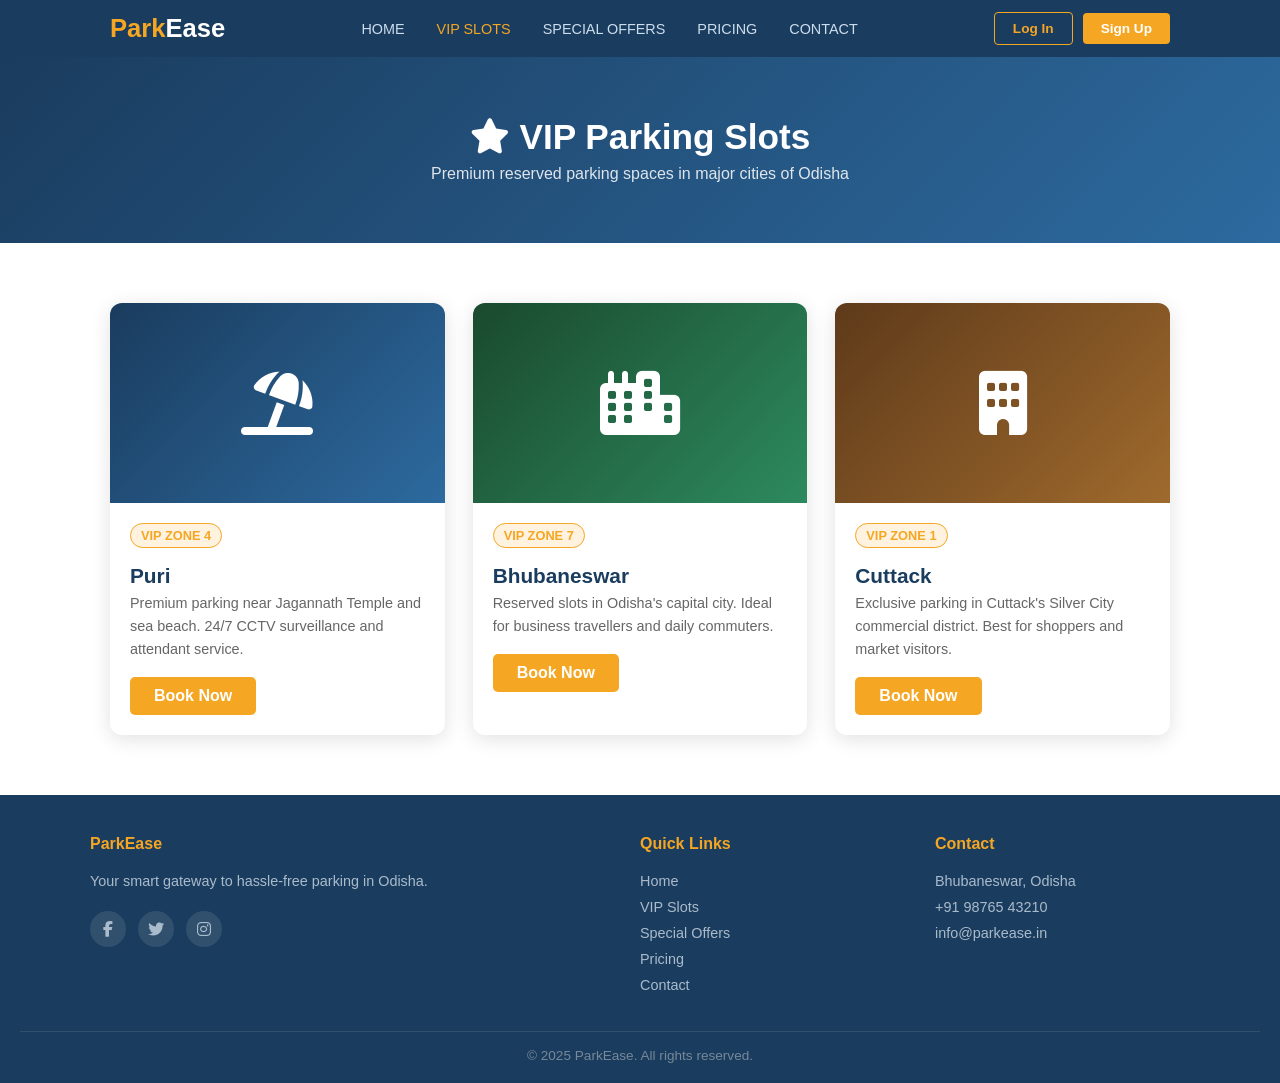
<file: index-1.html>
<!DOCTYPE html><html lang="en"><head><meta charset="utf-8"><meta name="viewport" content="width=device-width,initial-scale=1.0"><title>VIP Slots - ParkEase</title><link rel="stylesheet" href="https://cdnjs.cloudflare.com/ajax/libs/font-awesome/6.4.0/css/all.min.css"><style>*{margin:0;padding:0;box-sizing:border-box;}:root{--primary:#1a3c5e;--accent:#f5a623;--light:#f0f4f8;}body{font-family:'Segoe UI',Arial,sans-serif;color:#333;}nav{background:var(--primary);position:sticky;top:0;z-index:999;}.nav-inner{max-width:1100px;margin:auto;display:flex;align-items:center;justify-content:space-between;padding:0 20px;}.logo{color:var(--accent);font-size:1.6rem;font-weight:800;text-decoration:none;padding:14px 0;}.logo span{color:#fff;}.nav-links{display:flex;list-style:none;}.nav-links a{color:#cde;text-decoration:none;padding:18px 16px;display:block;font-size:.9rem;text-transform:uppercase;}.nav-links a:hover,.nav-links a.active{color:var(--accent);}.nav-actions{display:flex;gap:10px;align-items:center;}.btn-nav{padding:8px 18px;border-radius:4px;text-decoration:none;font-size:.85rem;font-weight:600;}.btn-login{border:1px solid var(--accent);color:var(--accent);}.btn-signup{background:var(--accent);color:#fff;}.page-header{background:linear-gradient(135deg,var(--primary),#2d6a9f);color:#fff;padding:60px 20px;text-align:center;}.page-header h1{font-size:2.2rem;margin-bottom:8px;}.page-header p{opacity:.85;}.vip-grid{max-width:1100px;margin:auto;padding:60px 20px;display:grid;grid-template-columns:repeat(3,1fr);gap:28px;}.vip-card{border-radius:12px;overflow:hidden;box-shadow:0 4px 20px rgba(0,0,0,.12);transition:.25s;background:#fff;}.vip-card:hover{transform:translateY(-5px);}.vip-img{height:200px;display:flex;align-items:center;justify-content:center;font-size:4rem;color:#fff;}.puri-bg{background:linear-gradient(135deg,#1a3c5e,#2d6a9f);}.bbsr-bg{background:linear-gradient(135deg,#1a4a2e,#2d8a5e);}.ctc-bg{background:linear-gradient(135deg,#5e3a1a,#9f6a2d);}.vip-body{padding:20px;}.vip-body h3{color:var(--primary);font-size:1.3rem;margin-bottom:4px;}.vip-zone{color:var(--accent);font-weight:700;margin-bottom:10px;}.vip-body p{color:#666;font-size:.9rem;line-height:1.6;margin-bottom:16px;}.vip-badge{display:inline-block;background:#fff3e0;color:var(--accent);border:1px solid var(--accent);padding:4px 10px;border-radius:20px;font-size:.8rem;font-weight:700;margin-bottom:16px;}.btn-book{display:inline-block;padding:10px 24px;background:var(--accent);color:#fff;border-radius:5px;text-decoration:none;font-weight:700;}.btn-book:hover{background:#d48a10;}footer{background:var(--primary);color:#aac;padding:40px 20px 20px;}.footer-inner{max-width:1100px;margin:auto;display:grid;grid-template-columns:2fr 1fr 1fr;gap:40px;}footer h4{color:var(--accent);margin-bottom:16px;}footer p,footer li{font-size:.9rem;line-height:1.8;color:#abc;}footer ul{list-style:none;}footer a{color:#abc;text-decoration:none;}.footer-socials{display:flex;gap:12px;margin-top:16px;}.footer-socials a{width:36px;height:36px;border-radius:50%;background:rgba(255,255,255,.1);display:flex;align-items:center;justify-content:center;}.footer-bottom{text-align:center;margin-top:32px;padding-top:16px;border-top:1px solid rgba(255,255,255,.1);font-size:.85rem;color:#789;}@media(max-width:768px){.vip-grid,.footer-inner{grid-template-columns:1fr;}.nav-links{display:none;}}</style></head><body><nav><div class="nav-inner"><a class="logo" href="index.html">Park<span>Ease</span></a><ul class="nav-links"><li><a href="index.html">Home</a></li><li><a href="index-1.html" class="active">VIP Slots</a></li><li><a href="index-2.html">Special Offers</a></li><li><a href="index-3.html">Pricing</a></li><li><a href="index-4.html">Contact</a></li></ul><div class="nav-actions"><a href="login.html" class="btn-nav btn-login">Log In</a><a href="signup.html" class="btn-nav btn-signup">Sign Up</a></div></div></nav><div class="page-header"><h1><i class="fa fa-star"></i> VIP Parking Slots</h1><p>Premium reserved parking spaces in major cities of Odisha</p></div><div class="vip-grid"><div class="vip-card"><div class="vip-img puri-bg"><i class="fa fa-umbrella-beach"></i></div><div class="vip-body"><span class="vip-badge">VIP ZONE 4</span><h3>Puri</h3><p>Premium parking near Jagannath Temple and sea beach. 24/7 CCTV surveillance and attendant service.</p><a href="vipform.html" class="btn-book">Book Now</a></div></div><div class="vip-card"><div class="vip-img bbsr-bg"><i class="fa fa-city"></i></div><div class="vip-body"><span class="vip-badge">VIP ZONE 7</span><h3>Bhubaneswar</h3><p>Reserved slots in Odisha's capital city. Ideal for business travellers and daily commuters.</p><a href="vipform.html" class="btn-book">Book Now</a></div></div><div class="vip-card"><div class="vip-img ctc-bg"><i class="fa fa-building"></i></div><div class="vip-body"><span class="vip-badge">VIP ZONE 1</span><h3>Cuttack</h3><p>Exclusive parking in Cuttack's Silver City commercial district. Best for shoppers and market visitors.</p><a href="vipform.html" class="btn-book">Book Now</a></div></div></div><footer><div class="footer-inner"><div><h4>ParkEase</h4><p>Your smart gateway to hassle-free parking in Odisha.</p><div class="footer-socials"><a href="#"><i class="fab fa-facebook-f"></i></a><a href="#"><i class="fab fa-twitter"></i></a><a href="#"><i class="fab fa-instagram"></i></a></div></div><div><h4>Quick Links</h4><ul><li><a href="index.html">Home</a></li><li><a href="index-1.html">VIP Slots</a></li><li><a href="index-2.html">Special Offers</a></li><li><a href="index-3.html">Pricing</a></li><li><a href="index-4.html">Contact</a></li></ul></div><div><h4>Contact</h4><ul><li>Bhubaneswar, Odisha</li><li>+91 98765 43210</li><li>info@parkease.in</li></ul></div></div><div class="footer-bottom">&#169; 2025 ParkEase. All rights reserved.</div></footer></body></html>
</file>
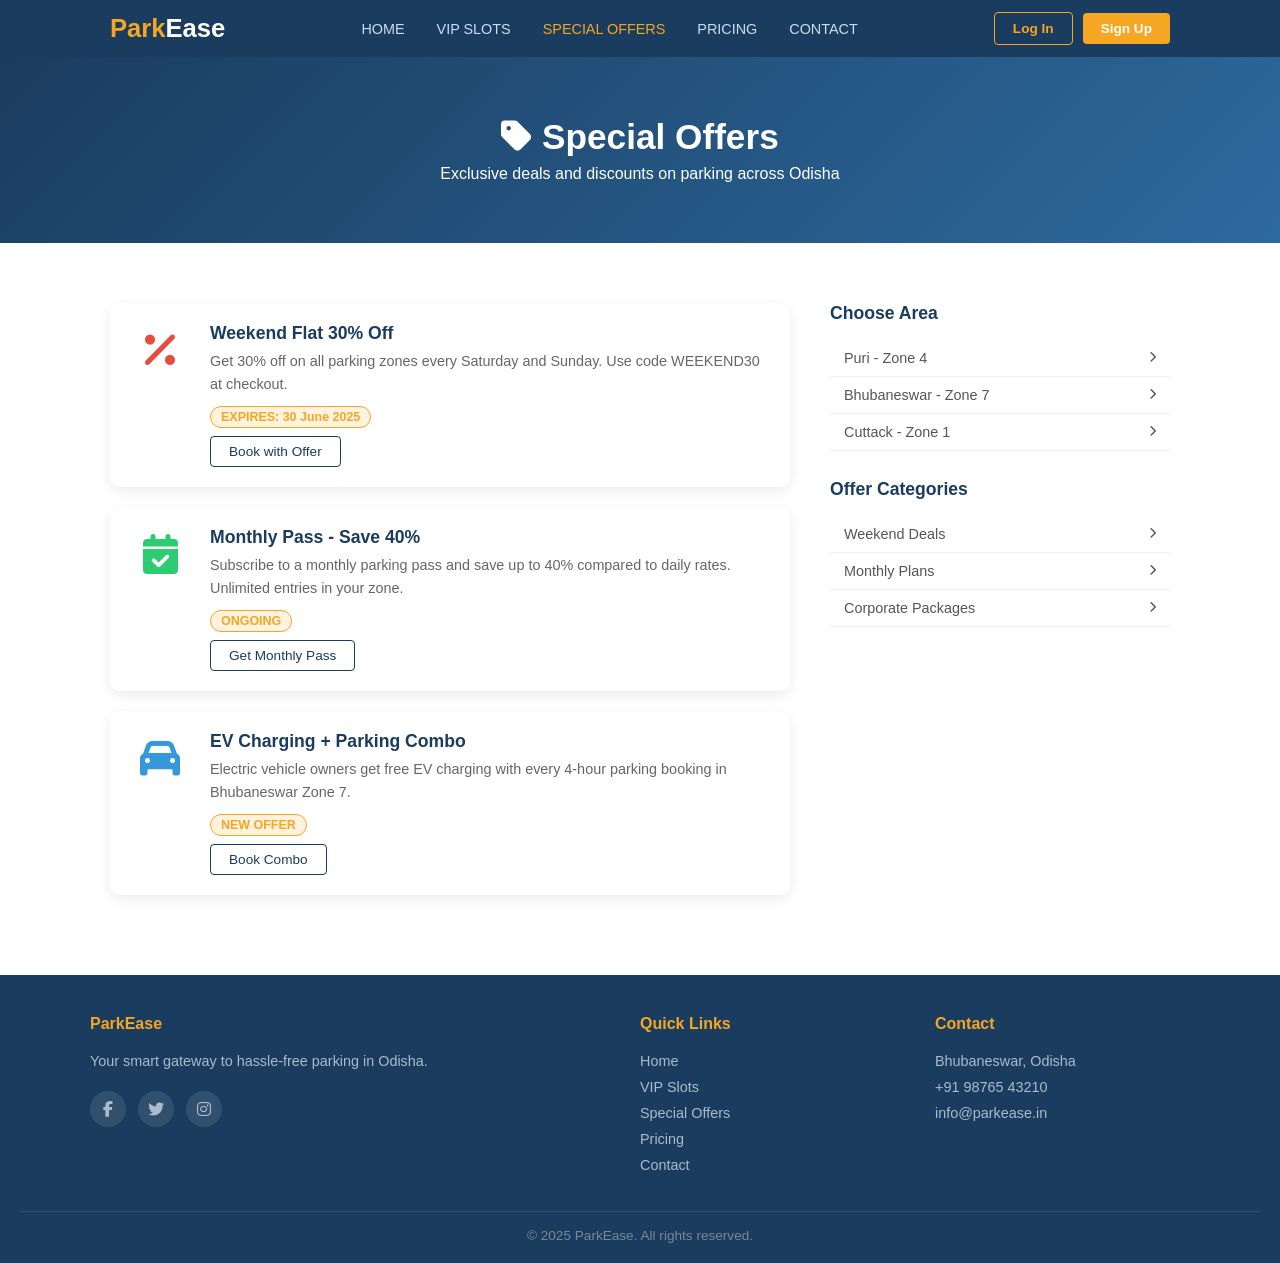
<file: index-2.html>
<!DOCTYPE html><html lang="en"><head><meta charset="utf-8"><meta name="viewport" content="width=device-width,initial-scale=1.0"><title>Special Offers - ParkEase</title><link rel="stylesheet" href="https://cdnjs.cloudflare.com/ajax/libs/font-awesome/6.4.0/css/all.min.css"><style>*{margin:0;padding:0;box-sizing:border-box;}:root{--primary:#1a3c5e;--accent:#f5a623;}body{font-family:'Segoe UI',Arial,sans-serif;color:#333;}nav{background:var(--primary);position:sticky;top:0;z-index:999;}.nav-inner{max-width:1100px;margin:auto;display:flex;align-items:center;justify-content:space-between;padding:0 20px;}.logo{color:var(--accent);font-size:1.6rem;font-weight:800;text-decoration:none;padding:14px 0;}.logo span{color:#fff;}.nav-links{display:flex;list-style:none;}.nav-links a{color:#cde;text-decoration:none;padding:18px 16px;display:block;font-size:.9rem;text-transform:uppercase;}.nav-links a:hover,.nav-links a.active{color:var(--accent);}.nav-actions{display:flex;gap:10px;align-items:center;}.btn-nav{padding:8px 18px;border-radius:4px;text-decoration:none;font-size:.85rem;font-weight:600;}.btn-login{border:1px solid var(--accent);color:var(--accent);}.btn-signup{background:var(--accent);color:#fff;}.page-header{background:linear-gradient(135deg,#1a3c5e,#2d6a9f);color:#fff;padding:60px 20px;text-align:center;}.page-header h1{font-size:2.2rem;margin-bottom:8px;}.offers-wrap{max-width:1100px;margin:auto;padding:60px 20px;display:grid;grid-template-columns:2fr 1fr;gap:40px;}.offer-item{display:flex;gap:20px;background:#fff;border-radius:10px;padding:20px;box-shadow:0 4px 14px rgba(0,0,0,.08);margin-bottom:20px;}.offer-icon{font-size:2.5rem;min-width:60px;text-align:center;padding-top:6px;}.offer-icon.o1{color:#e74c3c;}.offer-icon.o2{color:#2ecc71;}.offer-icon.o3{color:#3498db;}.offer-body h4{color:var(--primary);font-size:1.1rem;margin-bottom:6px;}.offer-body p{color:#666;font-size:.9rem;line-height:1.6;margin-bottom:10px;}.offer-tag{display:inline-block;background:#fff3e0;color:var(--accent);border:1px solid var(--accent);padding:3px 10px;border-radius:20px;font-size:.78rem;font-weight:700;}.btn-learn{display:inline-block;margin-top:8px;padding:7px 18px;border:1px solid var(--primary);color:var(--primary);border-radius:4px;text-decoration:none;font-size:.85rem;}.btn-learn:hover{background:var(--primary);color:#fff;}.sidebar h3{color:var(--primary);font-size:1.1rem;margin-bottom:16px;font-weight:700;}.area-list{list-style:none;margin-bottom:28px;}.area-list li a{display:flex;align-items:center;justify-content:space-between;padding:10px 14px;border-bottom:1px solid #eee;color:#555;text-decoration:none;font-size:.9rem;}.area-list li a:hover{color:var(--accent);}footer{background:var(--primary);color:#aac;padding:40px 20px 20px;}.footer-inner{max-width:1100px;margin:auto;display:grid;grid-template-columns:2fr 1fr 1fr;gap:40px;}footer h4{color:var(--accent);margin-bottom:16px;}footer p,footer li{font-size:.9rem;line-height:1.8;color:#abc;}footer ul{list-style:none;}footer a{color:#abc;text-decoration:none;}.footer-socials{display:flex;gap:12px;margin-top:16px;}.footer-socials a{width:36px;height:36px;border-radius:50%;background:rgba(255,255,255,.1);display:flex;align-items:center;justify-content:center;}.footer-bottom{text-align:center;margin-top:32px;padding-top:16px;border-top:1px solid rgba(255,255,255,.1);font-size:.85rem;color:#789;}@media(max-width:768px){.offers-wrap,.footer-inner{grid-template-columns:1fr;}.nav-links{display:none;}}</style></head><body><nav><div class="nav-inner"><a class="logo" href="index.html">Park<span>Ease</span></a><ul class="nav-links"><li><a href="index.html">Home</a></li><li><a href="index-1.html">VIP Slots</a></li><li><a href="index-2.html" class="active">Special Offers</a></li><li><a href="index-3.html">Pricing</a></li><li><a href="index-4.html">Contact</a></li></ul><div class="nav-actions"><a href="login.html" class="btn-nav btn-login">Log In</a><a href="signup.html" class="btn-nav btn-signup">Sign Up</a></div></div></nav><div class="page-header"><h1><i class="fa fa-tag"></i> Special Offers</h1><p>Exclusive deals and discounts on parking across Odisha</p></div><div class="offers-wrap"><div><div class="offer-item"><div class="offer-icon o1"><i class="fa fa-percent"></i></div><div class="offer-body"><h4>Weekend Flat 30% Off</h4><p>Get 30% off on all parking zones every Saturday and Sunday. Use code WEEKEND30 at checkout.</p><span class="offer-tag">EXPIRES: 30 June 2025</span><br><a href="vipform.html" class="btn-learn">Book with Offer</a></div></div><div class="offer-item"><div class="offer-icon o2"><i class="fa fa-calendar-check"></i></div><div class="offer-body"><h4>Monthly Pass - Save 40%</h4><p>Subscribe to a monthly parking pass and save up to 40% compared to daily rates. Unlimited entries in your zone.</p><span class="offer-tag">ONGOING</span><br><a href="vipform.html" class="btn-learn">Get Monthly Pass</a></div></div><div class="offer-item"><div class="offer-icon o3"><i class="fa fa-car"></i></div><div class="offer-body"><h4>EV Charging + Parking Combo</h4><p>Electric vehicle owners get free EV charging with every 4-hour parking booking in Bhubaneswar Zone 7.</p><span class="offer-tag">NEW OFFER</span><br><a href="vipform.html" class="btn-learn">Book Combo</a></div></div></div><div class="sidebar"><h3>Choose Area</h3><ul class="area-list"><li><a href="vipform.html">Puri - Zone 4 <i class="fa fa-chevron-right" style="font-size:.7rem"></i></a></li><li><a href="vipform.html">Bhubaneswar - Zone 7 <i class="fa fa-chevron-right" style="font-size:.7rem"></i></a></li><li><a href="vipform.html">Cuttack - Zone 1 <i class="fa fa-chevron-right" style="font-size:.7rem"></i></a></li></ul><h3>Offer Categories</h3><ul class="area-list"><li><a href="#">Weekend Deals <i class="fa fa-chevron-right" style="font-size:.7rem"></i></a></li><li><a href="#">Monthly Plans <i class="fa fa-chevron-right" style="font-size:.7rem"></i></a></li><li><a href="#">Corporate Packages <i class="fa fa-chevron-right" style="font-size:.7rem"></i></a></li></ul></div></div><footer><div class="footer-inner"><div><h4>ParkEase</h4><p>Your smart gateway to hassle-free parking in Odisha.</p><div class="footer-socials"><a href="#"><i class="fab fa-facebook-f"></i></a><a href="#"><i class="fab fa-twitter"></i></a><a href="#"><i class="fab fa-instagram"></i></a></div></div><div><h4>Quick Links</h4><ul><li><a href="index.html">Home</a></li><li><a href="index-1.html">VIP Slots</a></li><li><a href="index-2.html">Special Offers</a></li><li><a href="index-3.html">Pricing</a></li><li><a href="index-4.html">Contact</a></li></ul></div><div><h4>Contact</h4><ul><li>Bhubaneswar, Odisha</li><li>+91 98765 43210</li><li>info@parkease.in</li></ul></div></div><div class="footer-bottom">&#169; 2025 ParkEase. All rights reserved.</div></footer></body></html>
</file>
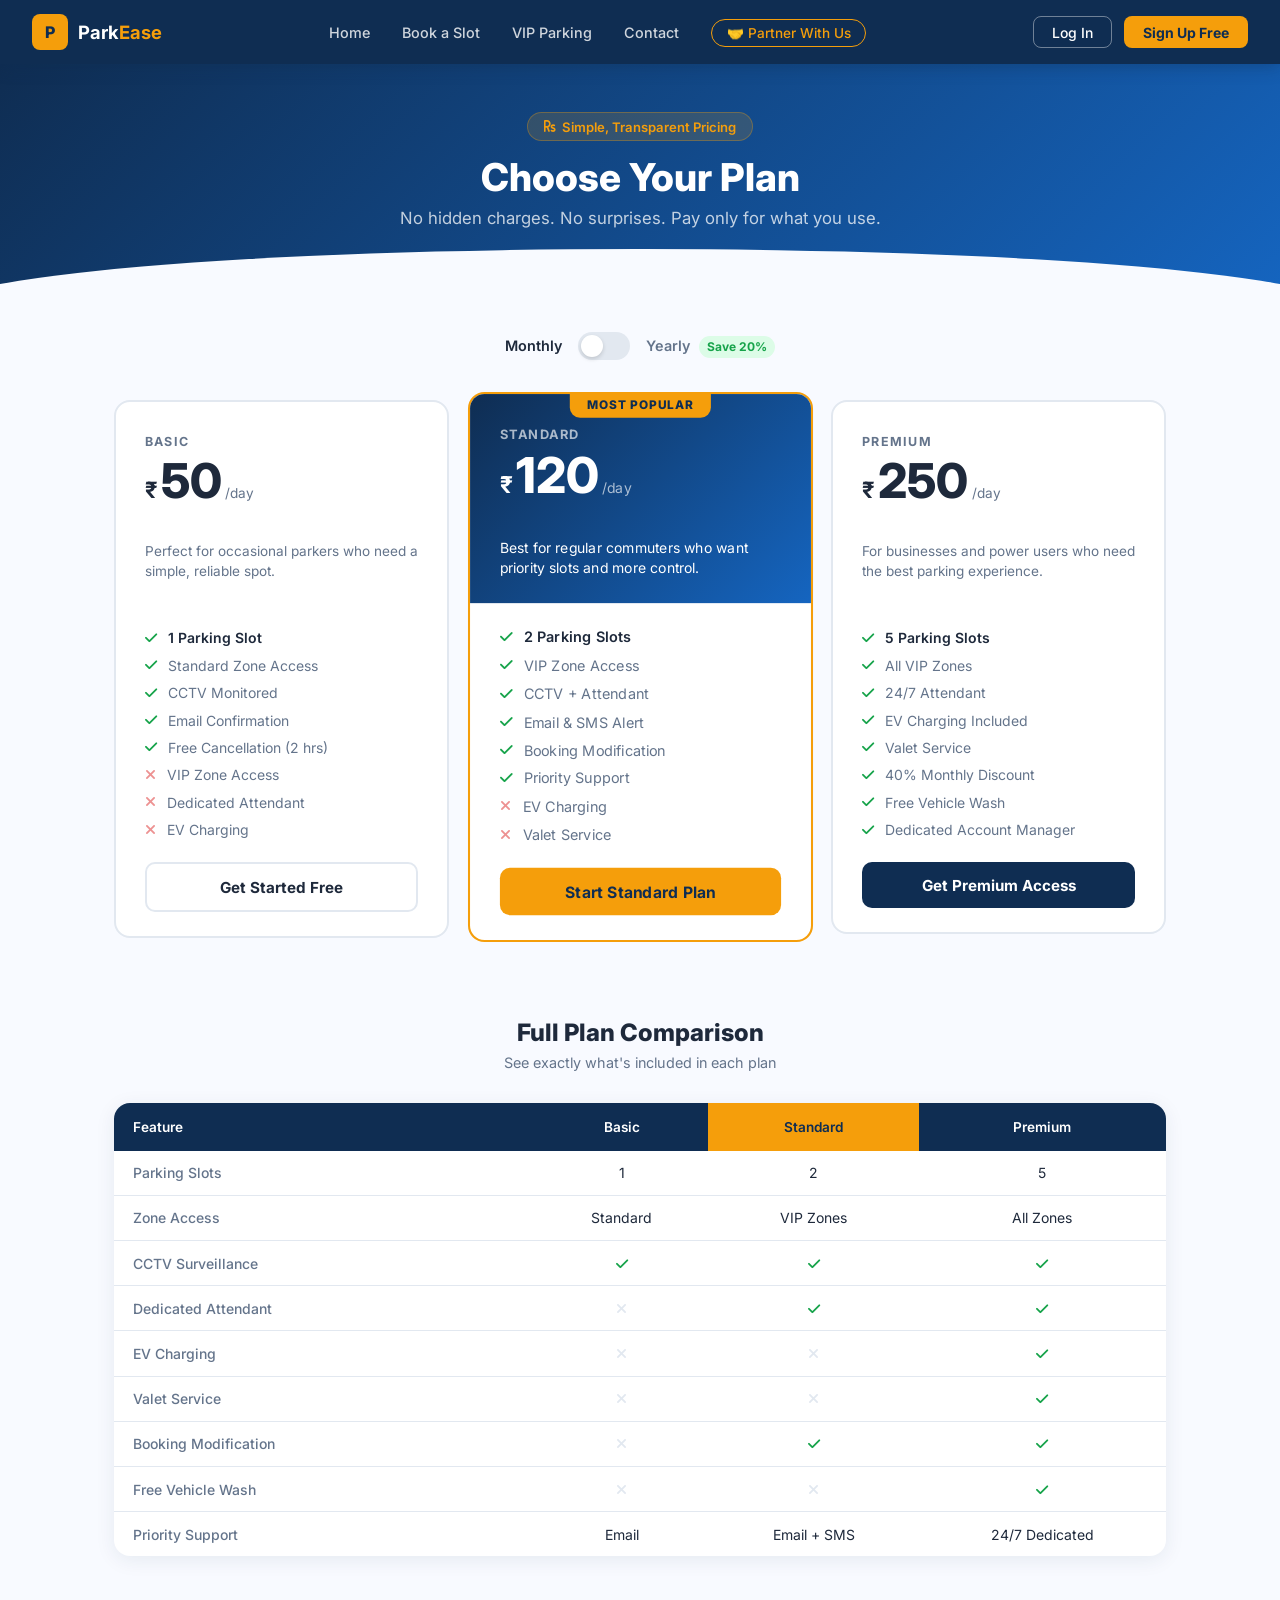
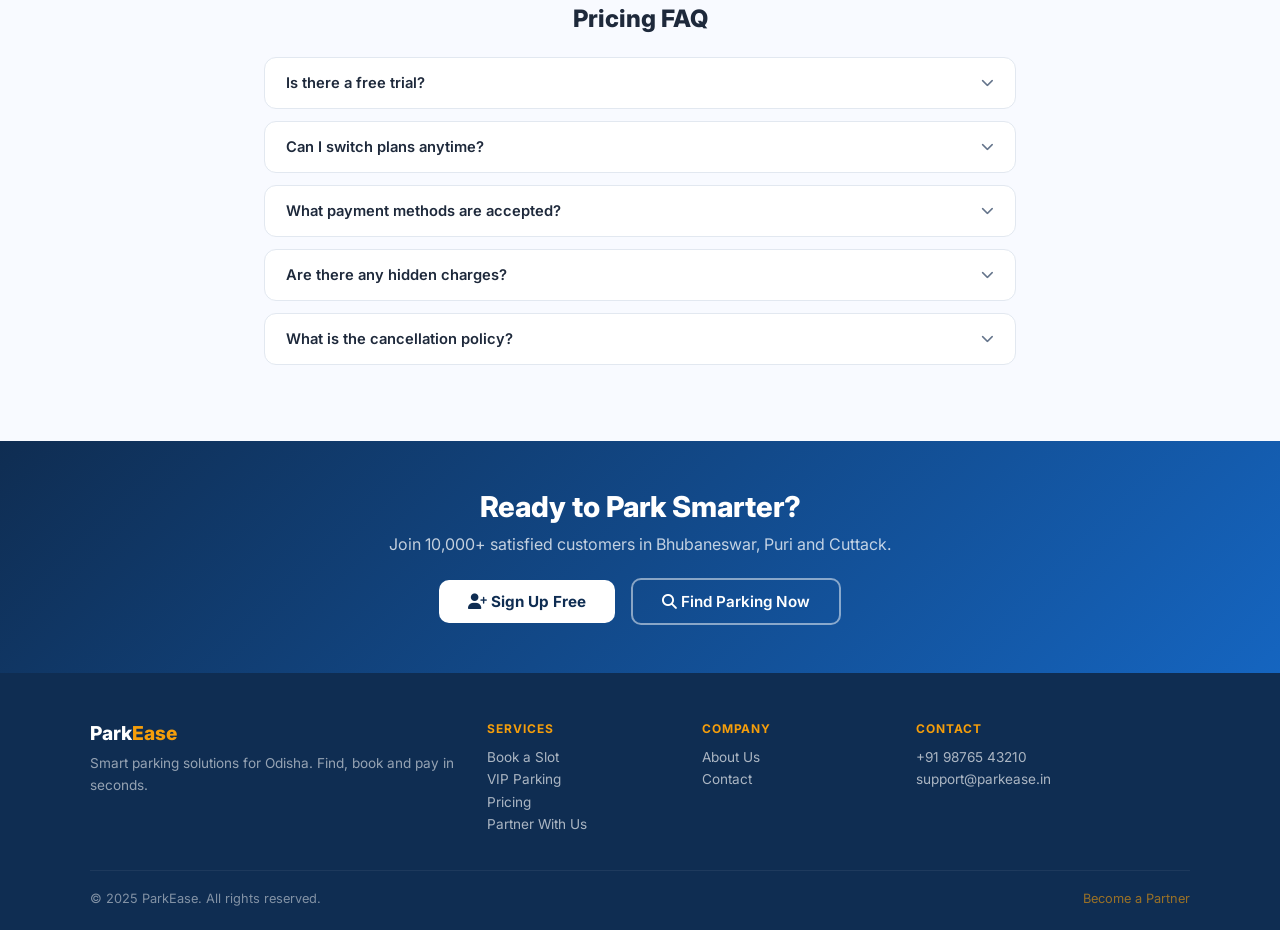
<file: index-3.html>
<!DOCTYPE html>
<html lang="en">
<head>
<meta charset="UTF-8">
<meta name="viewport" content="width=device-width, initial-scale=1.0">
<title>Pricing Plans - ParkEase</title>
<link rel="preconnect" href="https://fonts.googleapis.com">
<link href="https://fonts.googleapis.com/css2?family=Inter:wght@300;400;500;600;700;800&display=swap" rel="stylesheet">
<link rel="stylesheet" href="https://cdnjs.cloudflare.com/ajax/libs/font-awesome/6.5.0/css/all.min.css">
<style>
*{margin:0;padding:0;box-sizing:border-box}
:root{--primary:#0F2D52;--primary-light:#1565C0;--accent:#F59E0B;--accent-dark:#D97706;--green:#16A34A;--red:#DC2626;--bg:#F8FAFF;--card:#fff;--text:#1E293B;--text-light:#64748B;--border:#E2E8F0;--radius:12px;--shadow:0 4px 20px rgba(15,45,82,.08)}
body{font-family:'Inter',system-ui,sans-serif;background:var(--bg);color:var(--text);min-height:100vh}
nav{background:var(--primary);padding:0 2rem;height:64px;display:flex;align-items:center;justify-content:space-between;position:sticky;top:0;z-index:999;box-shadow:0 2px 16px rgba(15,45,82,.4)}
.nav-brand{display:flex;align-items:center;gap:.6rem;text-decoration:none}
.nav-logo{width:36px;height:36px;background:var(--accent);border-radius:8px;display:flex;align-items:center;justify-content:center;font-weight:800;font-size:1rem;color:var(--primary)}
.nav-name{font-weight:700;font-size:1.15rem;color:#fff}.nav-name span{color:var(--accent)}
.nav-links{display:flex;align-items:center;gap:2rem;list-style:none}
.nav-links a{color:rgba(255,255,255,.8);text-decoration:none;font-size:.9rem;font-weight:500;transition:color .2s}.nav-links a:hover,.nav-links a.active{color:var(--accent)}
.nav-partner{border:1.5px solid var(--accent);color:var(--accent)!important;padding:.3rem .9rem;border-radius:20px;font-size:.85rem!important}
.nav-cta{display:flex;align-items:center;gap:.75rem}
.btn-login{background:transparent;border:1.5px solid rgba(255,255,255,.4);color:#fff;padding:.4rem 1.1rem;border-radius:8px;font-size:.875rem;font-weight:500;cursor:pointer;text-decoration:none;transition:all .2s}
.btn-signup{background:var(--accent);border:none;color:var(--primary);padding:.45rem 1.2rem;border-radius:8px;font-size:.875rem;font-weight:700;cursor:pointer;text-decoration:none}.btn-signup:hover{background:var(--accent-dark)}
.page-header{background:linear-gradient(135deg,var(--primary) 0%,var(--primary-light) 100%);padding:3rem 2rem 5rem;text-align:center;position:relative;overflow:hidden}
.page-header::after{content:'';position:absolute;bottom:-1px;left:0;right:0;height:60px;background:var(--bg);clip-path:ellipse(55% 100% at 50% 100%)}
.page-header .badge{display:inline-flex;align-items:center;gap:.4rem;background:rgba(245,158,11,.15);border:1px solid rgba(245,158,11,.3);color:var(--accent);padding:.35rem 1rem;border-radius:20px;font-size:.82rem;font-weight:600;margin-bottom:.8rem}
.page-header h1{font-size:2.4rem;font-weight:800;color:#fff;margin-bottom:.5rem}
.page-header p{color:rgba(255,255,255,.75);font-size:1.05rem;max-width:540px;margin:0 auto}
/* BILLING TOGGLE */
.billing-toggle{display:flex;align-items:center;justify-content:center;gap:1rem;padding:1.5rem 1rem .5rem}
.toggle-label{font-size:.9rem;font-weight:600;color:var(--text-light)}
.toggle-label.active{color:var(--text)}
.toggle-switch{position:relative;width:52px;height:28px;background:var(--border);border-radius:14px;cursor:pointer;transition:background .2s}
.toggle-switch.on{background:var(--primary)}
.toggle-knob{position:absolute;top:3px;left:3px;width:22px;height:22px;background:#fff;border-radius:50%;transition:transform .2s;box-shadow:0 2px 4px rgba(0,0,0,.15)}
.toggle-switch.on .toggle-knob{transform:translateX(24px)}
.save-badge{background:#dcfce7;color:var(--green);font-size:.75rem;font-weight:700;padding:.2rem .5rem;border-radius:20px;margin-left:.3rem}
/* PRICING CARDS */
.pricing-section{max-width:1100px;margin:0 auto;padding:2rem 1.5rem}
.pricing-grid{display:grid;grid-template-columns:repeat(3,1fr);gap:1.5rem;align-items:start}
.price-card{background:var(--card);border-radius:16px;border:2px solid var(--border);overflow:hidden;transition:transform .2s,box-shadow .2s;position:relative}
.price-card:hover{transform:translateY(-4px);box-shadow:0 12px 40px rgba(15,45,82,.12)}
.price-card.popular{border-color:var(--accent);transform:scale(1.03)}
.price-card.popular:hover{transform:scale(1.03) translateY(-4px)}
.popular-badge{position:absolute;top:-1px;left:50%;transform:translateX(-50%);background:var(--accent);color:var(--primary);font-size:.72rem;font-weight:800;padding:.3rem 1rem;border-radius:0 0 10px 10px;text-transform:uppercase;letter-spacing:.06em}
.card-header{padding:2rem 1.8rem 1.5rem}
.card-name{font-size:.78rem;font-weight:700;text-transform:uppercase;letter-spacing:.1em;color:var(--text-light);margin-bottom:.5rem}
.card-price{display:flex;align-items:baseline;gap:.2rem;margin-bottom:.5rem}
.currency{font-size:1.4rem;font-weight:700;color:var(--text)}
.amount{font-size:3rem;font-weight:800;color:var(--text);line-height:1}
.period{font-size:.85rem;color:var(--text-light);font-weight:400}
.yearly-price{font-size:.82rem;color:var(--text-light);height:18px}
.card-desc{font-size:.85rem;color:var(--text-light);line-height:1.5;margin-top:.6rem}
.popular .card-header{background:linear-gradient(135deg,var(--primary),var(--primary-light))}
.popular .card-name{color:rgba(255,255,255,.65)}
.popular .currency,.popular .amount,.popular .card-desc{color:#fff}
.popular .period{color:rgba(255,255,255,.65)}
.popular .yearly-price{color:rgba(255,255,255,.5)}
.card-body{padding:1.5rem 1.8rem}
.feature-list{list-style:none;display:flex;flex-direction:column;gap:.65rem;margin-bottom:1.5rem}
.feature-item{display:flex;align-items:center;gap:.7rem;font-size:.875rem;color:var(--text-light)}
.feature-item i.fa-check{color:var(--green)}.feature-item i.fa-times{color:var(--red);opacity:.5}
.feature-item .feat-text.bold{font-weight:600;color:var(--text)}
.cta-btn{display:block;text-align:center;padding:.85rem;border-radius:10px;font-weight:700;font-size:.95rem;text-decoration:none;transition:all .2s}
.cta-btn.outline{border:2px solid var(--border);color:var(--text)}.cta-btn.outline:hover{border-color:var(--primary);color:var(--primary)}
.cta-btn.primary{background:var(--accent);color:var(--primary)}.cta-btn.primary:hover{background:var(--accent-dark)}
.cta-btn.dark{background:var(--primary);color:#fff}.cta-btn.dark:hover{background:var(--primary-light)}
/* COMPARISON TABLE */
.compare-section{max-width:1100px;margin:3rem auto 0;padding:0 1.5rem 3rem}
.compare-section h2{font-size:1.5rem;font-weight:800;color:var(--text);text-align:center;margin-bottom:.4rem}
.compare-section .subtitle{text-align:center;color:var(--text-light);font-size:.9rem;margin-bottom:2rem}
.compare-table{width:100%;border-collapse:collapse;background:var(--card);border-radius:16px;overflow:hidden;box-shadow:var(--shadow)}
.compare-table th{background:var(--primary);color:#fff;padding:1rem 1.2rem;font-size:.85rem;font-weight:600;text-align:center}
.compare-table th:first-child{text-align:left;background:var(--primary)}
.compare-table th.highlight{background:var(--accent);color:var(--primary)}
.compare-table td{padding:.85rem 1.2rem;border-bottom:1px solid var(--border);font-size:.875rem;text-align:center;color:var(--text)}
.compare-table td:first-child{text-align:left;font-weight:500;color:var(--text-light)}
.compare-table tr:last-child td{border-bottom:none}
.compare-table tr:hover td{background:#f8faff}
.check-yes{color:var(--green)}.check-no{color:var(--border)}
/* FAQ */
.faq-section{max-width:800px;margin:0 auto;padding:0 1.5rem 4rem}
.faq-section h2{font-size:1.5rem;font-weight:800;text-align:center;margin-bottom:1.5rem;color:var(--text)}
.faq-item{background:var(--card);border-radius:var(--radius);border:1px solid var(--border);margin-bottom:.75rem;overflow:hidden}
.faq-q{padding:1rem 1.3rem;font-size:.92rem;font-weight:600;color:var(--text);cursor:pointer;display:flex;justify-content:space-between;align-items:center}
.faq-q i{color:var(--text-light);transition:transform .2s;font-size:.8rem}
.faq-a{padding:0 1.3rem;max-height:0;overflow:hidden;transition:max-height .3s,padding .3s;font-size:.875rem;color:var(--text-light);line-height:1.6}
.faq-item.open .faq-a{max-height:200px;padding:.3rem 1.3rem 1rem}
.faq-item.open .faq-q i{transform:rotate(180deg)}
/* CTA STRIP */
.cta-strip{background:linear-gradient(135deg,var(--primary),var(--primary-light));padding:3rem 2rem;text-align:center;margin-bottom:0}
.cta-strip h2{font-size:1.8rem;font-weight:800;color:#fff;margin-bottom:.6rem}
.cta-strip p{color:rgba(255,255,255,.75);margin-bottom:1.5rem;font-size:1rem}
.cta-strip-btns{display:flex;align-items:center;justify-content:center;gap:1rem;flex-wrap:wrap}
.btn-cta-white{background:#fff;color:var(--primary);padding:.75rem 1.8rem;border-radius:10px;font-weight:700;text-decoration:none;font-size:.95rem;transition:all .2s}.btn-cta-white:hover{background:var(--accent);color:var(--primary)}
.btn-cta-outline{border:2px solid rgba(255,255,255,.5);color:#fff;padding:.75rem 1.8rem;border-radius:10px;font-weight:600;text-decoration:none;font-size:.95rem;transition:all .2s}.btn-cta-outline:hover{border-color:#fff}
footer{background:var(--primary);color:rgba(255,255,255,.8);padding:3rem 2rem 1.5rem}
.footer-grid{max-width:1100px;margin:0 auto;display:grid;grid-template-columns:2fr 1fr 1fr 1.5fr;gap:2rem}
.footer-brand .brand-name{font-size:1.2rem;font-weight:800;color:#fff;margin-bottom:.5rem}.footer-brand .brand-name span{color:var(--accent)}
.footer-brand p{font-size:.85rem;line-height:1.6;opacity:.7}
.footer-col h4{font-size:.75rem;font-weight:700;text-transform:uppercase;letter-spacing:.08em;color:var(--accent);margin-bottom:.8rem}
.footer-col a{display:block;color:rgba(255,255,255,.65);text-decoration:none;font-size:.85rem;margin-bottom:.4rem;transition:color .2s}.footer-col a:hover{color:#fff}
.footer-bottom{max-width:1100px;margin:2rem auto 0;padding-top:1.2rem;border-top:1px solid rgba(255,255,255,.1);display:flex;justify-content:space-between;align-items:center;font-size:.8rem;opacity:.6}
@media(max-width:768px){.pricing-grid{grid-template-columns:1fr;}.price-card.popular{transform:none}.compare-table{display:none}.footer-grid{grid-template-columns:1fr 1fr}.nav-links{display:none}}
</style>
</head>
<body>
<nav>
  <a href="index.html" class="nav-brand">
    <div class="nav-logo">P</div>
    <span class="nav-name">Park<span>Ease</span></span>
  </a>
  <ul class="nav-links">
    <li><a href="index.html">Home</a></li>
    <li><a href="seetbooking.html">Book a Slot</a></li>
    <li><a href="vipform.html">VIP Parking</a></li>
    <li><a href="index-4.html">Contact</a></li>
    <li><a href="business-partner.html" class="nav-partner">🤝 Partner With Us</a></li>
  </ul>
  <div class="nav-cta">
    <a href="login.html" class="btn-login">Log In</a>
    <a href="signup.html" class="btn-signup">Sign Up Free</a>
  </div>
</nav>
<div class="page-header">
  <div class="badge"><i class="fas fa-rupee-sign"></i> Simple, Transparent Pricing</div>
  <h1>Choose Your Plan</h1>
  <p>No hidden charges. No surprises. Pay only for what you use.</p>
</div>
<div class="billing-toggle">
  <span class="toggle-label active" id="monthlyLabel">Monthly</span>
  <div class="toggle-switch" id="billingToggle" onclick="toggleBilling()">
    <div class="toggle-knob"></div>
  </div>
  <span class="toggle-label" id="yearlyLabel">Yearly <span class="save-badge">Save 20%</span></span>
</div>
<div class="pricing-section">
  <div class="pricing-grid">
    <!-- BASIC -->
    <div class="price-card">
      <div class="card-header">
        <div class="card-name">Basic</div>
        <div class="card-price">
          <span class="currency">₹</span>
          <span class="amount" data-monthly="50" data-yearly="40">50</span>
          <span class="period">/day</span>
        </div>
        <div class="yearly-price" id="basicYearly"></div>
        <div class="card-desc">Perfect for occasional parkers who need a simple, reliable spot.</div>
      </div>
      <div class="card-body">
        <ul class="feature-list">
          <li class="feature-item"><i class="fas fa-check"></i><span class="feat-text bold">1 Parking Slot</span></li>
          <li class="feature-item"><i class="fas fa-check"></i><span class="feat-text">Standard Zone Access</span></li>
          <li class="feature-item"><i class="fas fa-check"></i><span class="feat-text">CCTV Monitored</span></li>
          <li class="feature-item"><i class="fas fa-check"></i><span class="feat-text">Email Confirmation</span></li>
          <li class="feature-item"><i class="fas fa-check"></i><span class="feat-text">Free Cancellation (2 hrs)</span></li>
          <li class="feature-item"><i class="fas fa-times"></i><span class="feat-text">VIP Zone Access</span></li>
          <li class="feature-item"><i class="fas fa-times"></i><span class="feat-text">Dedicated Attendant</span></li>
          <li class="feature-item"><i class="fas fa-times"></i><span class="feat-text">EV Charging</span></li>
        </ul>
        <a href="signup.html" class="cta-btn outline">Get Started Free</a>
      </div>
    </div>
    <!-- STANDARD -->
    <div class="price-card popular">
      <div class="popular-badge">Most Popular</div>
      <div class="card-header">
        <div class="card-name">Standard</div>
        <div class="card-price">
          <span class="currency">₹</span>
          <span class="amount" data-monthly="120" data-yearly="96">120</span>
          <span class="period">/day</span>
        </div>
        <div class="yearly-price" id="standardYearly"></div>
        <div class="card-desc">Best for regular commuters who want priority slots and more control.</div>
      </div>
      <div class="card-body">
        <ul class="feature-list">
          <li class="feature-item"><i class="fas fa-check"></i><span class="feat-text bold">2 Parking Slots</span></li>
          <li class="feature-item"><i class="fas fa-check"></i><span class="feat-text">VIP Zone Access</span></li>
          <li class="feature-item"><i class="fas fa-check"></i><span class="feat-text">CCTV + Attendant</span></li>
          <li class="feature-item"><i class="fas fa-check"></i><span class="feat-text">Email & SMS Alert</span></li>
          <li class="feature-item"><i class="fas fa-check"></i><span class="feat-text">Booking Modification</span></li>
          <li class="feature-item"><i class="fas fa-check"></i><span class="feat-text">Priority Support</span></li>
          <li class="feature-item"><i class="fas fa-times"></i><span class="feat-text">EV Charging</span></li>
          <li class="feature-item"><i class="fas fa-times"></i><span class="feat-text">Valet Service</span></li>
        </ul>
        <a href="signup.html" class="cta-btn primary">Start Standard Plan</a>
      </div>
    </div>
    <!-- PREMIUM -->
    <div class="price-card">
      <div class="card-header">
        <div class="card-name">Premium</div>
        <div class="card-price">
          <span class="currency">₹</span>
          <span class="amount" data-monthly="250" data-yearly="200">250</span>
          <span class="period">/day</span>
        </div>
        <div class="yearly-price" id="premiumYearly"></div>
        <div class="card-desc">For businesses and power users who need the best parking experience.</div>
      </div>
      <div class="card-body">
        <ul class="feature-list">
          <li class="feature-item"><i class="fas fa-check"></i><span class="feat-text bold">5 Parking Slots</span></li>
          <li class="feature-item"><i class="fas fa-check"></i><span class="feat-text">All VIP Zones</span></li>
          <li class="feature-item"><i class="fas fa-check"></i><span class="feat-text">24/7 Attendant</span></li>
          <li class="feature-item"><i class="fas fa-check"></i><span class="feat-text">EV Charging Included</span></li>
          <li class="feature-item"><i class="fas fa-check"></i><span class="feat-text">Valet Service</span></li>
          <li class="feature-item"><i class="fas fa-check"></i><span class="feat-text">40% Monthly Discount</span></li>
          <li class="feature-item"><i class="fas fa-check"></i><span class="feat-text">Free Vehicle Wash</span></li>
          <li class="feature-item"><i class="fas fa-check"></i><span class="feat-text">Dedicated Account Manager</span></li>
        </ul>
        <a href="vipform.html" class="cta-btn dark">Get Premium Access</a>
      </div>
    </div>
  </div>
</div>
<!-- COMPARISON TABLE -->
<div class="compare-section">
  <h2>Full Plan Comparison</h2>
  <p class="subtitle">See exactly what's included in each plan</p>
  <table class="compare-table">
    <thead>
      <tr>
        <th style="width:40%">Feature</th>
        <th>Basic</th>
        <th class="highlight">Standard</th>
        <th>Premium</th>
      </tr>
    </thead>
    <tbody>
      <tr><td>Parking Slots</td><td>1</td><td>2</td><td>5</td></tr>
      <tr><td>Zone Access</td><td>Standard</td><td>VIP Zones</td><td>All Zones</td></tr>
      <tr><td>CCTV Surveillance</td><td><i class="fas fa-check check-yes"></i></td><td><i class="fas fa-check check-yes"></i></td><td><i class="fas fa-check check-yes"></i></td></tr>
      <tr><td>Dedicated Attendant</td><td><i class="fas fa-times check-no"></i></td><td><i class="fas fa-check check-yes"></i></td><td><i class="fas fa-check check-yes"></i></td></tr>
      <tr><td>EV Charging</td><td><i class="fas fa-times check-no"></i></td><td><i class="fas fa-times check-no"></i></td><td><i class="fas fa-check check-yes"></i></td></tr>
      <tr><td>Valet Service</td><td><i class="fas fa-times check-no"></i></td><td><i class="fas fa-times check-no"></i></td><td><i class="fas fa-check check-yes"></i></td></tr>
      <tr><td>Booking Modification</td><td><i class="fas fa-times check-no"></i></td><td><i class="fas fa-check check-yes"></i></td><td><i class="fas fa-check check-yes"></i></td></tr>
      <tr><td>Free Vehicle Wash</td><td><i class="fas fa-times check-no"></i></td><td><i class="fas fa-times check-no"></i></td><td><i class="fas fa-check check-yes"></i></td></tr>
      <tr><td>Priority Support</td><td>Email</td><td>Email + SMS</td><td>24/7 Dedicated</td></tr>
    </tbody>
  </table>
</div>
<!-- FAQ -->
<div class="faq-section">
  <h2>Pricing FAQ</h2>
  <div class="faq-item">
    <div class="faq-q" onclick="toggleFAQ(this)">Is there a free trial? <i class="fas fa-chevron-down"></i></div>
    <div class="faq-a">Yes! Sign up for free and get your first day of Basic parking at no charge. No credit card required to start.</div>
  </div>
  <div class="faq-item">
    <div class="faq-q" onclick="toggleFAQ(this)">Can I switch plans anytime? <i class="fas fa-chevron-down"></i></div>
    <div class="faq-a">Absolutely. You can upgrade or downgrade your plan at any time. Changes take effect from the next billing cycle.</div>
  </div>
  <div class="faq-item">
    <div class="faq-q" onclick="toggleFAQ(this)">What payment methods are accepted? <i class="fas fa-chevron-down"></i></div>
    <div class="faq-a">We accept all major debit/credit cards, UPI, net banking, Paytm, PhonePe, and other popular wallets through our secure Razorpay payment gateway.</div>
  </div>
  <div class="faq-item">
    <div class="faq-q" onclick="toggleFAQ(this)">Are there any hidden charges? <i class="fas fa-chevron-down"></i></div>
    <div class="faq-a">No hidden charges whatsoever. The price you see is the price you pay. GST (18%) is included in the displayed price.</div>
  </div>
  <div class="faq-item">
    <div class="faq-q" onclick="toggleFAQ(this)">What is the cancellation policy? <i class="fas fa-chevron-down"></i></div>
    <div class="faq-a">Free cancellation up to 2 hours before your booking start time. Cancellations after that may be subject to a 50% charge.</div>
  </div>
</div>
<!-- CTA STRIP -->
<div class="cta-strip">
  <h2>Ready to Park Smarter?</h2>
  <p>Join 10,000+ satisfied customers in Bhubaneswar, Puri and Cuttack.</p>
  <div class="cta-strip-btns">
    <a href="signup.html" class="btn-cta-white"><i class="fas fa-user-plus"></i> Sign Up Free</a>
    <a href="seetbooking.html" class="btn-cta-outline"><i class="fas fa-search"></i> Find Parking Now</a>
  </div>
</div>
<footer>
  <div class="footer-grid">
    <div class="footer-brand">
      <div class="brand-name">Park<span>Ease</span></div>
      <p>Smart parking solutions for Odisha. Find, book and pay in seconds.</p>
    </div>
    <div class="footer-col">
      <h4>Services</h4>
      <a href="seetbooking.html">Book a Slot</a>
      <a href="vipform.html">VIP Parking</a>
      <a href="index-3.html">Pricing</a>
      <a href="business-partner.html">Partner With Us</a>
    </div>
    <div class="footer-col">
      <h4>Company</h4>
      <a href="index.html">About Us</a>
      <a href="index-4.html">Contact</a>
    </div>
    <div class="footer-col">
      <h4>Contact</h4>
      <a href="tel:+919876543210">+91 98765 43210</a>
      <a href="mailto:support@parkease.in">support@parkease.in</a>
    </div>
  </div>
  <div class="footer-bottom">
    <span>© 2025 ParkEase. All rights reserved.</span>
    <a href="business-partner.html" style="color:var(--accent);text-decoration:none">Become a Partner</a>
  </div>
</footer>
<script>
let yearly=false;
function toggleBilling(){
  yearly=!yearly;
  const t=document.getElementById('billingToggle');
  const ml=document.getElementById('monthlyLabel');
  const yl=document.getElementById('yearlyLabel');
  t.classList.toggle('on',yearly);
  ml.classList.toggle('active',!yearly);
  yl.classList.toggle('active',yearly);
  document.querySelectorAll('.amount').forEach(el=>{
    el.textContent=yearly?el.dataset.yearly:el.dataset.monthly;
  });
  const ids=['basicYearly','standardYearly','premiumYearly'];
  const monthly=[50,120,250];
  const save=[10,24,50];
  ids.forEach((id,i)=>{
    const el=document.getElementById(id);
    if(yearly){el.innerHTML='<span style="color:var(--green);font-size:.8rem;font-weight:600">Save ₹'+save[i]+'/day on yearly</span>';}
    else{el.textContent='';}
  });
}
function toggleFAQ(el){
  const item=el.parentElement;
  item.classList.toggle('open');
}
</script>
</body>
</html>
</file>
